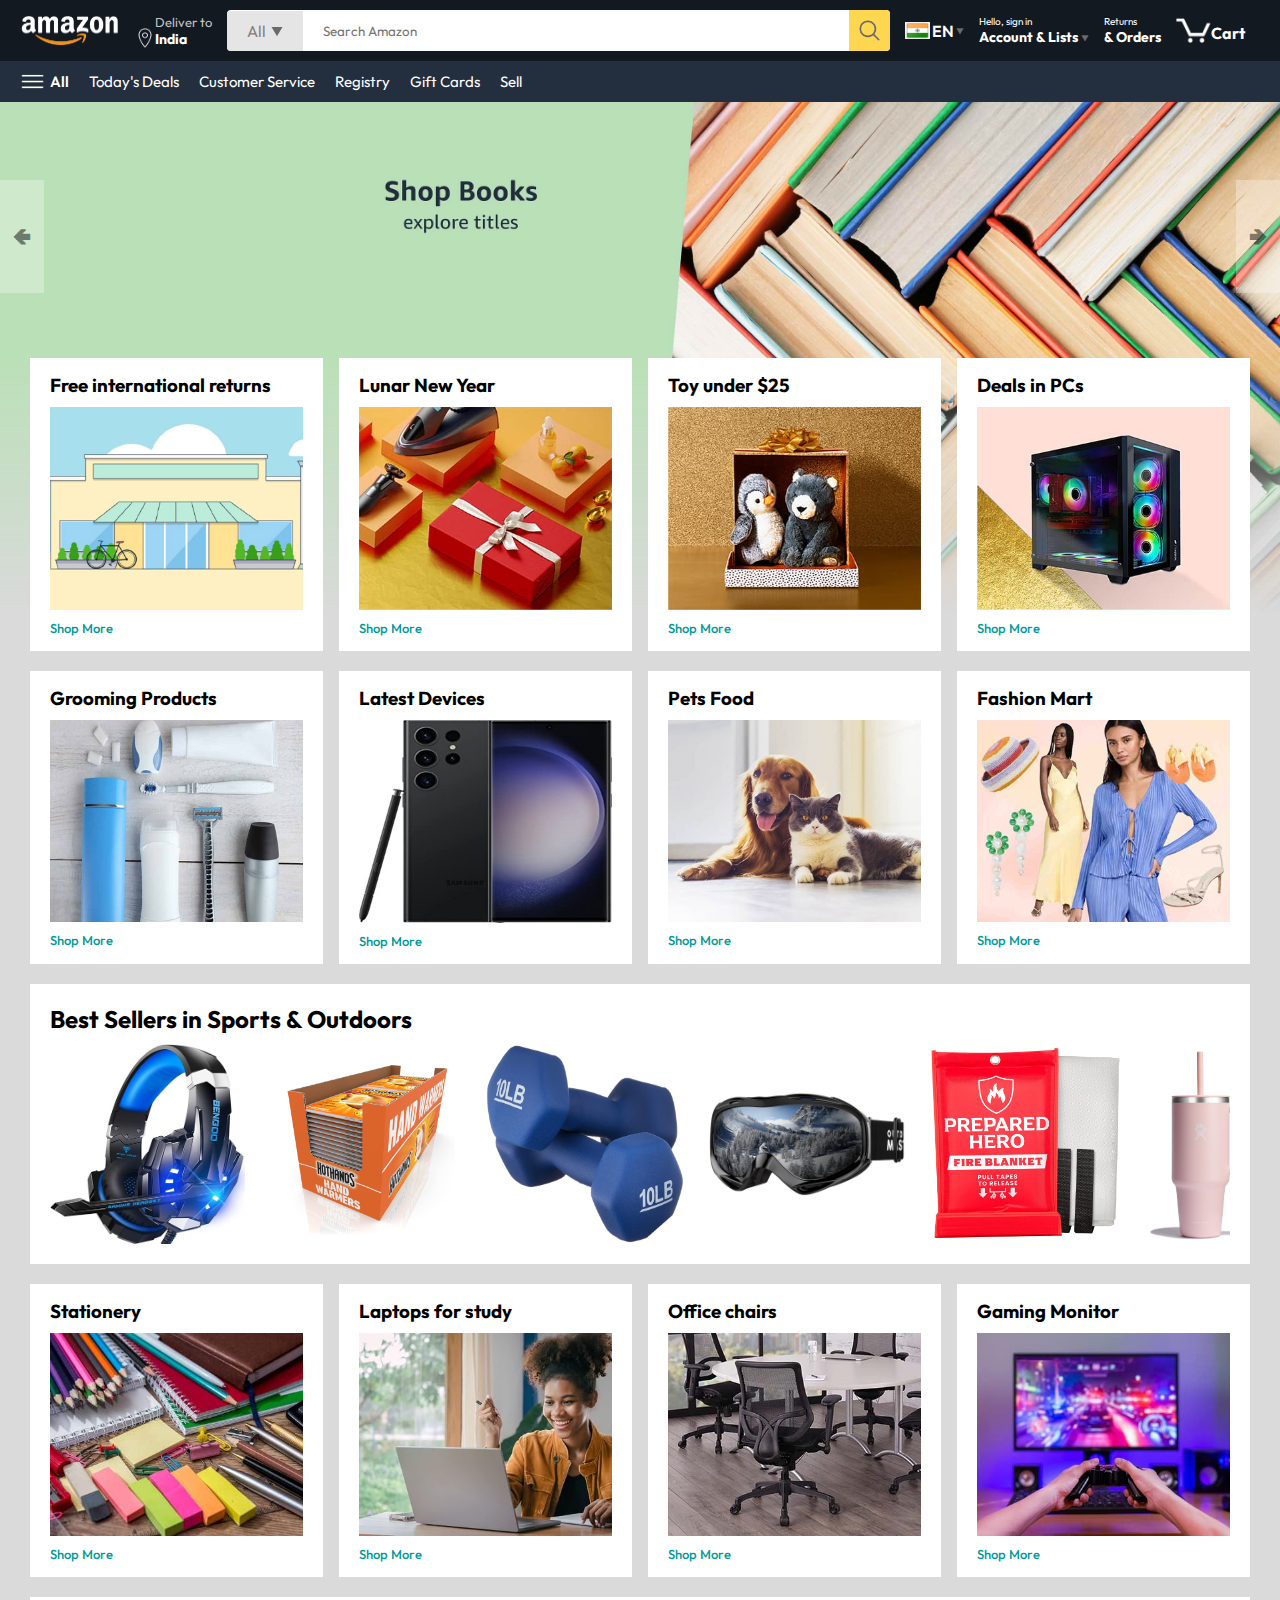
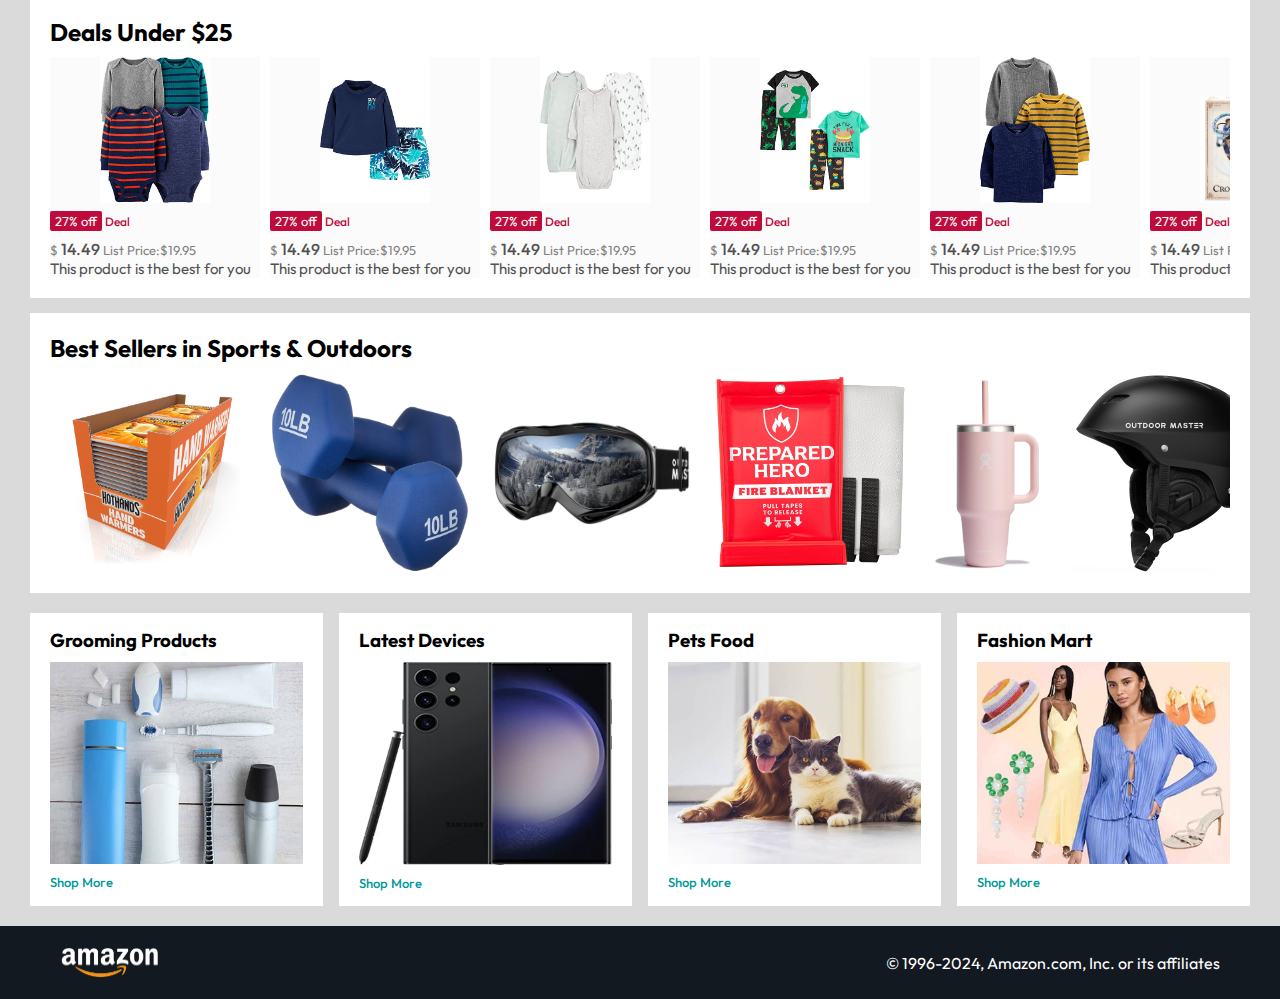
<file: index.html>
<html lang="en">

<head>
    <meta charset="UTF-8">
    <meta name="viewport" content="width=device-width, initial-scale=1.0">
    <title>Amazon Clone</title>
    <link rel="stylesheet" href="style.css">
</head>

<body>
    
    <nav>
        <a href="/"><img src="assets/amazon_logo.png" width="100" alt=""></a>
        <div class="nav-country">
            <img src="assets/location_icon.png" height="20" alt="">
            <div>
                <p>Deliver to</p>
                <h1>India</h1>
            </div>
        </div>
        <div class="nav-search">
            <div class="nav-search-category">
                <p>All</p>
                <img src="./assets/dropdown_icon.png" height="12" alt="">
            </div>
            <input type="text" class="nav-search-input" placeholder="Search Amazon">
            <img src="./assets/search_icon.png" class="nav-search-icon" alt="">
        </div>
        <div class="nav-language">
            <img src="./assets/ind_flag.png" width="25px" alt="">
            <p>EN</p>
            <img src="./assets/dropdown_icon.png" width="8px" alt="">
        </div>
        <div class="nav-texts">
            <p><a href="login.html">Hello, sign in</a></p>
            <h1>Account & Lists <img src="./assets/dropdown_icon.png" width="8px" alt=""> </h1>
        </div>
        <div class="nav-texts">
            <p>Returns</p>
            <h1>& Orders</h1>
        </div>
        <a href="login.html" class="mobile-user-icon" style="display: none;">
            <img src="./assets/user.png">
        </a>
        
        <a href="cart.html" class="nav-cart">
          
            <img src="assets/cart-icon.png" width="35px" alt="">
            <h4>Cart</h4>
        </a>
    </nav>
    <div class="nav-bottom">
        <div>
            <img src="./assets/menu_icon.png" width="25px" alt="">
            <p>All</p>
        </div>
        <p>Today's Deals</p>
        <p>Customer Service</p>
        <p>Registry</p>
        <p>Gift Cards</p>
        <p>Sell</p>
    </div>

    <div class="header-slider" id="slider">
        <a href="#" class="control_prev">&#129144</a>
        <a href="#" class="control_next">&#129146</a>
        <ul>
            <img class="header-img" src="./assets/header1.jpg" alt="">
            <img class="header-img" src="./assets/header2.jpg" alt="">
            <img class="header-img" src="./assets/header3.jpg" alt="">
            <img class="header-img" src="./assets/header4.jpg" alt="">
            <img class="header-img" src="./assets/header5.jpg" alt="">
            <img class="header-img" src="./assets/header6.jpg" alt="">
        </ul>
    </div>

    <div class="header-box box-row">
        <div class="box-col">
            <h3>Free international returns</h3>
            <img src="./assets/box1-1.jpg" alt="">
            <a href="/">Shop More</a>
        </div>
        <div class="box-col">
            <h3>Lunar New Year</h3>
            <img src="./assets/box1-2.jpg" alt="">
            <a href="/">Shop More</a>
        </div>
        <div class="box-col">
            <h3>Toy under $25</h3>
            <img src="./assets/box1-3.jpg" alt="">
            <a href="/">Shop More</a>
        </div>
        <div class="box-col">
            <h3>Deals in PCs</h3>
            <img src="./assets/box1-4.jpg" alt="">
            <a href="/">Shop More</a>
        </div>
    </div>

    <div class="box-row">
        <div class="box-col">
            <h3>Grooming Products</h3>
            <img src="./assets/box2-1.jpg" alt="">
            <a href="/">Shop More</a>
        </div>
        <div class="box-col">
            <h3>Latest Devices</h3>
            <img src="./assets/box2-2.jpg" alt="">
            <a href="/">Shop More</a>
        </div>
        <div class="box-col">
            <h3>Pets Food</h3>
            <img src="./assets/box2-3.jpg" alt="">
            <a href="/">Shop More</a>
        </div>
        <div class="box-col">
            <h3>Fashion Mart</h3>
            <img src="./assets/box2-4.jpg" alt="">
            <a href="/">Shop More</a>
        </div>
    </div>




    <div class="products-slider">
        <h2>Best Sellers in Sports & Outdoors</h2>
        <div class="products">
            <a href="product.html"><img src="assets/product_img.jpg" alt=""></a>
            <img src="./assets/product1-1.jpg" alt="">
            <img src="./assets/product1-2.jpg" alt="">
            <img src="./assets/product1-3.jpg" alt="">
            <img src="./assets/product1-4.jpg" alt="">
            <img src="./assets/product1-5.jpg" alt="">
            <img src="./assets/product1-6.jpg" alt="">
            <img src="./assets/product1-7.jpg" alt="">
            <img src="./assets/product1-8.jpg" alt="">
            <img src="./assets/product1-9.jpg" alt="">
            <img src="./assets/product1-10.jpg" alt="">
        </div>
    </div>



    <div class="box-row">
        <div class="box-col">
            <h3>Stationery</h3>
            <img src="./assets/box3-1.jpg" alt="">
            <a href="/">Shop More</a>
        </div>
        <div class="box-col">
            <h3>Laptops for study</h3>
            <img src="./assets/box3-2.jpg" alt="">
            <a href="/">Shop More</a>
        </div>
        <div class="box-col">
            <h3>Office chairs</h3>
            <img src="./assets/box3-3.jpg" alt="">
            <a href="/">Shop More</a>
        </div>
        <div class="box-col">
            <h3>Gaming Monitor</h3>
            <img src="./assets/box3-4.jpg" alt="">
            <a href="/">Shop More</a>
        </div>
    </div>



    <div class="products-slider-with-price">
        <h2>Deals Under $25</h2>
        <div class="products">
            <div class="product-card">
                <div class="product-img-container">
                    <img src="./assets/product2-1.jpg" alt="">
                </div>
                <div class="product-offer">
                    <p>27% off</p> <span>Deal</span>
                </div>
                <p class="product-price">$ <span>14.49</span> List Price:$19.95</p>
                <h4>This product is the best for you</h4>
            </div>
            <div class="product-card">
                <div class="product-img-container">
                    <img src="./assets/product2-2.jpg" alt="">
                </div>
                <div class="product-offer">
                    <p>27% off</p> <span>Deal</span>
                </div>
                <p class="product-price">$ <span>14.49</span> List Price:$19.95</p>
                <h4>This product is the best for you</h4>
            </div>
            <div class="product-card">
                <div class="product-img-container">
                    <img src="./assets/product2-3.jpg" alt="">
                </div>
                <div class="product-offer">
                    <p>27% off</p> <span>Deal</span>
                </div>
                <p class="product-price">$ <span>14.49</span> List Price:$19.95</p>
                <h4>This product is the best for you</h4>
            </div>
            <div class="product-card">
                <div class="product-img-container">
                    <img src="./assets/product2-4.jpg" alt="">
                </div>
                <div class="product-offer">
                    <p>27% off</p> <span>Deal</span>
                </div>
                <p class="product-price">$ <span>14.49</span> List Price:$19.95</p>
                <h4>This product is the best for you</h4>
            </div>
            <div class="product-card">
                <div class="product-img-container">
                    <img src="./assets/product2-5.jpg" alt="">
                </div>
                <div class="product-offer">
                    <p>27% off</p> <span>Deal</span>
                </div>
                <p class="product-price">$ <span>14.49</span> List Price:$19.95</p>
                <h4>This product is the best for you</h4>
            </div>
            <div class="product-card">
                <div class="product-img-container">
                    <img src="./assets/product2-6.jpg" alt="">
                </div>
                <div class="product-offer">
                    <p>27% off</p> <span>Deal</span>
                </div>
                <p class="product-price">$ <span>14.49</span> List Price:$19.95</p>
                <h4>This product is the best for you</h4>
            </div>
            <div class="product-card">
                <div class="product-img-container">
                    <img src="./assets/product2-7.jpg" alt="">
                </div>
                <div class="product-offer">
                    <p>27% off</p> <span>Deal</span>
                </div>
                <p class="product-price">$ <span>14.49</span> List Price:$19.95</p>
                <h4>This product is the best for you</h4>
            </div>
            <div class="product-card">
                <div class="product-img-container">
                    <img src="./assets/product2-8.jpg" alt="">
                </div>
                <div class="product-offer">
                    <p>27% off</p> <span>Deal</span>
                </div>
                <p class="product-price">$ <span>14.49</span> List Price:$19.95</p>
                <h4>This product is the best for you</h4>
            </div>
            <div class="product-card">
                <div class="product-img-container">
                    <img src="./assets/product2-9.jpg" alt="">
                </div>
                <div class="product-offer">
                    <p>27% off</p> <span>Deal</span>
                </div>
                <p class="product-price">$ <span>14.49</span> List Price:$19.95</p>
                <h4>This product is the best for you</h4>
            </div>
            <div class="product-card">
                <div class="product-img-container">
                    <img src="./assets/product2-10.jpg" alt="">
                </div>
                <div class="product-offer">
                    <p>27% off</p> <span>Deal</span>
                </div>
                <p class="product-price">$ <span>14.49</span> List Price:$19.95</p>
                <h4>This product is the best for you</h4>
            </div>
            <div class="product-card">
                <div class="product-img-container">
                    <img src="./assets/product2-11.jpg" alt="">
                </div>
                <div class="product-offer">
                    <p>27% off</p> <span>Deal</span>
                </div>
                <p class="product-price">$ <span>14.49</span> List Price:$19.95</p>
                <h4>This product is the best for you</h4>
            </div>
        </div>
    </div>



    <div class="products-slider">
        <h2>Best Sellers in Sports & Outdoors</h2>
        <div class="products">
            <img src="./assets/product1-1.jpg" alt="">
            <img src="./assets/product1-2.jpg" alt="">
            <img src="./assets/product1-3.jpg" alt="">
            <img src="./assets/product1-4.jpg" alt="">
            <img src="./assets/product1-5.jpg" alt="">
            <img src="./assets/product1-6.jpg" alt="">
            <img src="./assets/product1-7.jpg" alt="">
            <img src="./assets/product1-8.jpg" alt="">
            <img src="./assets/product1-9.jpg" alt="">
            <img src="./assets/product1-10.jpg" alt="">
        </div>
    </div>



    <div class="box-row">
        <div class="box-col">
            <h3>Grooming Products</h3>
            <img src="./assets/box2-1.jpg" alt="">
            <a href="/">Shop More</a>
        </div>
        <div class="box-col">
            <h3>Latest Devices</h3>
            <img src="./assets/box2-2.jpg" alt="">
            <a href="/">Shop More</a>
        </div>
        <div class="box-col">
            <h3>Pets Food</h3>
            <img src="./assets/box2-3.jpg" alt="">
            <a href="/">Shop More</a>
        </div>
        <div class="box-col">
            <h3>Fashion Mart</h3>
            <img src="./assets/box2-4.jpg" alt="">
            <a href="/">Shop More</a>
        </div>
    </div>



    <footer>
        <img src="./assets/amazon_logo.png" width="100" alt="">
        <p>© 1996-2024, Amazon.com, Inc. or its affiliates</p>
    </footer>
    <script src="script.js"></script>
</body>

</html>
</file>
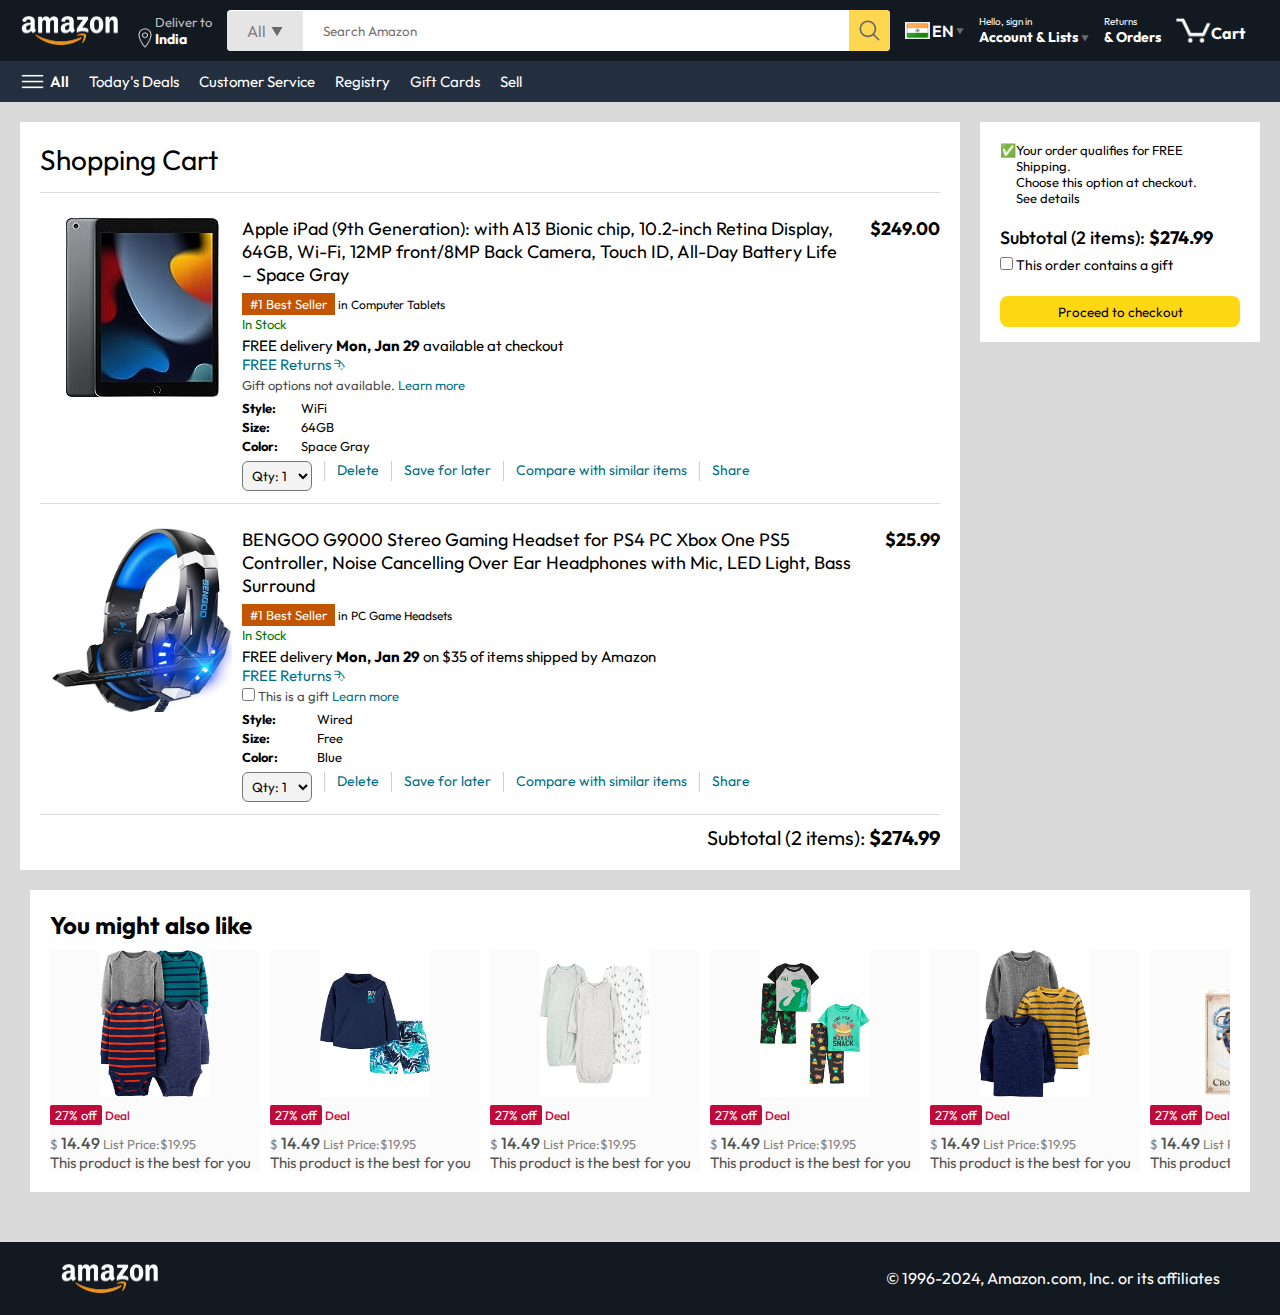
<file: cart.html>
<html lang="en">

<head>
    <meta charset="UTF-8">
    <meta name="viewport" content="width=device-width, initial-scale=1.0">
    <title>Cart</title>
    <link rel="stylesheet" href="cart.css">
    <link rel="stylesheet" href="style.css">
</head>

<body>
    <nav>
        <a href="index.html"><img src="assets/amazon_logo.png" width="100" alt=""></a>
        <div class="nav-country">
            <img src="assets/location_icon.png" height="20" alt="">
            <div>
                <p>Deliver to</p>
                <h1>India</h1>
            </div>
        </div>
        <div class="nav-search">
            <div class="nav-search-category">
                <p>All</p>
                <img src="assets/dropdown_icon.png" height="12" alt="">
            </div>
            <input type="text" class="nav-search-input" placeholder="Search Amazon">
            <img src="assets/search_icon.png" class="nav-search-icon" alt="">
        </div>
        <div class="nav-language">
            <img src="assets/ind_flag.png" width="25px" alt="">
            <p>EN</p>
            <img src="assets/dropdown_icon.png" width="8px" alt="">
        </div>
        <div class="nav-texts">
            <p><a href="login.html">Hello, sign in</a></p>
            <h1>Account & Lists <img src="assets/dropdown_icon.png" width="8px" alt=""> </h1>
        </div>
        <div class="nav-texts">
            <p>Returns</p>
            <h1>& Orders</h1>
        </div>
        <a href="login.html" class="mobile-user-icon" style="display: none;">
            <img src="assets/user.png">
        </a>
        <a href="cart.html" class="nav-cart">
            <img src="assets/cart-icon.png" width="35px" alt="">
            <h4>Cart</h4>
        </a>
    </nav>
    <div class="nav-bottom">
        <div>
            <img src="assets/menu_icon.png" width="25px" alt="">
            <p>All</p>
        </div>
        <p>Today's Deals</p>
        <p>Customer Service</p>
        <p>Registry</p>
        <p>Gift Cards</p>
        <a href="product.html">Sell</a>
    </div>

    <div class="cart">
        <div class="cart-left">
            <h1>Shopping Cart</h1>
            <hr>
            <div class="product-cart-list">
                <img src="assets/ipad_img.jpg" alt="">
                <div>
                    <div class="product-cart-titleprice">
                        <p>Apple iPad (9th Generation): with A13 Bionic chip, 10.2-inch Retina Display, 64GB, Wi-Fi,
                            12MP front/8MP Back Camera, Touch ID, All-Day Battery Life – Space Gray</p>
                        <p><b>$249.00</b></p>
                    </div>
                    <p class="product-cart-bestseller"><span>#1 Best Seller</span> in Computer Tablets</p>
                    <p class="product-cart-stock">In Stock</p>
                    <p class="product-cart-delivery">FREE delivery <b>Mon, Jan 29</b> available at checkout</p>
                    <p class="product-cart-returns">FREE Returns &#11191</p>
                    <p class="product-cart-giftoption">Gift options not available. <span>Learn more</span></p>
                    <div class="product-cart-specs">
                        <p><b>Style:</b></p>
                        <p>WiFi</p>
                        <p><b>Size:</b></p>
                        <p>64GB</p>
                        <p><b>Color:</b></p>
                        <p>Space Gray</p>
                    </div>
                    <div class="product-cart-list-action">
                        <select>
                            <option value="Qty: 1">Qty: 1</option>
                            <option value="Qty: 2">Qty: 2</option>
                            <option value="Qty: 3">Qty: 3</option>
                            <option value="Qty: 4">Qty: 4</option>
                            <option value="Qty: 5">Qty: 5</option>
                        </select>
                        <hr>
                        <p class="action-btn">Delete</p>
                        <hr>
                        <p class="action-btn">Save for later</p>
                        <hr>
                        <p class="action-btn">Compare with similar items</p>
                        <hr>
                        <p class="action-btn">Share</p>
                    </div>
                </div>
            </div>
            <hr>
            <div class="product-cart-list">
                <img src="assets/product_img.jpg" width="180px" alt="">
                <div>
                    <div class="product-cart-titleprice">
                        <p>BENGOO G9000 Stereo Gaming Headset for PS4 PC Xbox One PS5 Controller, Noise Cancelling Over
                            Ear Headphones with Mic, LED Light, Bass Surround</p>
                        <p><b>$25.99</b></p>
                    </div>
                    <p class="product-cart-bestseller"><span>#1 Best Seller</span> in PC Game Headsets</p>
                    <p class="product-cart-stock">In Stock</p>
                    <p class="product-cart-delivery">FREE delivery <b>Mon, Jan 29</b> on $35 of items shipped by Amazon
                    </p>
                    <p class="product-cart-returns">FREE Returns &#11191</p>
                    <p class="product-cart-giftoption"><input type="checkbox"> This is a gift <span>Learn more</span>
                    </p>
                    <div class="product-cart-specs">
                        <p><b>Style:</b></p>
                        <p>Wired</p>
                        <p><b>Size:</b></p>
                        <p>Free</p>
                        <p><b>Color:</b></p>
                        <p>Blue</p>
                    </div>
                    <div class="product-cart-list-action">
                        <select>
                            <option value="Qty: 1">Qty: 1</option>
                            <option value="Qty: 2">Qty: 2</option>
                            <option value="Qty: 3">Qty: 3</option>
                            <option value="Qty: 4">Qty: 4</option>
                            <option value="Qty: 5">Qty: 5</option>
                        </select>
                        <hr>
                        <p class="action-btn">Delete</p>
                        <hr>
                        <p class="action-btn">Save for later</p>
                        <hr>
                        <p class="action-btn">Compare with similar items</p>
                        <hr>
                        <p class="action-btn">Share</p>
                    </div>
                </div>
            </div>
            <hr>
            <div class="cart-list-subtotal">
                Subtotal (2 items): <b>$274.99</b>
            </div>
        </div>
        <div class="cart-right">
            <div class="cart-free-delivery">
                <p>&#x2705</p>
                <p>Your order qualifies for FREE Shipping. <br> Choose this option at checkout. <br> See details</p>
            </div>
            <p class="cart-subtotal">Subtotal (2 items): <b>$274.99</b></p>
            <p class="cart-right-gift"><input type="checkbox"> This order contains a gift</p>
            <a href="payment2.html"><button> Proceed to checkout</button></a>
        </div>
    </div>

    <section class="products-slider-with-price">
        <h2>You might also like</h2>
        <div class="products">
            <div class="product-card">
                <div class="product-img-container">
                    <img src="./assets/product2-1.jpg" alt="">
                </div>
                <div class="product-offer">
                    <p>27% off</p> <span>Deal</span>
                </div>
                <p class="product-price">$ <span>14.49</span> List Price:$19.95</p>
                <h4>This product is the best for you</h4>
            </div>
            <div class="product-card">
                <div class="product-img-container">
                    <img src="./assets/product2-2.jpg" alt="">
                </div>
                <div class="product-offer">
                    <p>27% off</p> <span>Deal</span>
                </div>
                <p class="product-price">$ <span>14.49</span> List Price:$19.95</p>
                <h4>This product is the best for you</h4>
            </div>
            <div class="product-card">
                <div class="product-img-container">
                    <img src="./assets/product2-3.jpg" alt="">
                </div>
                <div class="product-offer">
                    <p>27% off</p> <span>Deal</span>
                </div>
                <p class="product-price">$ <span>14.49</span> List Price:$19.95</p>
                <h4>This product is the best for you</h4>
            </div>
            <div class="product-card">
                <div class="product-img-container">
                    <img src="./assets/product2-4.jpg" alt="">
                </div>
                <div class="product-offer">
                    <p>27% off</p> <span>Deal</span>
                </div>
                <p class="product-price">$ <span>14.49</span> List Price:$19.95</p>
                <h4>This product is the best for you</h4>
            </div>
            <div class="product-card">
                <div class="product-img-container">
                    <img src="./assets/product2-5.jpg" alt="">
                </div>
                <div class="product-offer">
                    <p>27% off</p> <span>Deal</span>
                </div>
                <p class="product-price">$ <span>14.49</span> List Price:$19.95</p>
                <h4>This product is the best for you</h4>
            </div>
            <div class="product-card">
                <div class="product-img-container">
                    <img src="./assets/product2-6.jpg" alt="">
                </div>
                <div class="product-offer">
                    <p>27% off</p> <span>Deal</span>
                </div>
                <p class="product-price">$ <span>14.49</span> List Price:$19.95</p>
                <h4>This product is the best for you</h4>
            </div>
            <div class="product-card">
                <div class="product-img-container">
                    <img src="./assets/product2-7.jpg" alt="">
                </div>
                <div class="product-offer">
                    <p>27% off</p> <span>Deal</span>
                </div>
                <p class="product-price">$ <span>14.49</span> List Price:$19.95</p>
                <h4>This product is the best for you</h4>
            </div>
            <div class="product-card">
                <div class="product-img-container">
                    <img src="./assets/product2-8.jpg" alt="">
                </div>
                <div class="product-offer">
                    <p>27% off</p> <span>Deal</span>
                </div>
                <p class="product-price">$ <span>14.49</span> List Price:$19.95</p>
                <h4>This product is the best for you</h4>
            </div>
            <div class="product-card">
                <div class="product-img-container">
                    <img src="./assets/product2-9.jpg" alt="">
                </div>
                <div class="product-offer">
                    <p>27% off</p> <span>Deal</span>
                </div>
                <p class="product-price">$ <span>14.49</span> List Price:$19.95</p>
                <h4>This product is the best for you</h4>
            </div>
            <div class="product-card">
                <div class="product-img-container">
                    <img src="./assets/product2-10.jpg" alt="">
                </div>
                <div class="product-offer">
                    <p>27% off</p> <span>Deal</span>
                </div>
                <p class="product-price">$ <span>14.49</span> List Price:$19.95</p>
                <h4>This product is the best for you</h4>
            </div>
            <div class="product-card">
                <div class="product-img-container">
                    <img src="./assets/product2-11.jpg" alt="">
                </div>
                <div class="product-offer">
                    <p>27% off</p> <span>Deal</span>
                </div>
                <p class="product-price">$ <span>14.49</span> List Price:$19.95</p>
                <h4>This product is the best for you</h4>
            </div>
            <div class="product-card">
                <div class="product-img-container">
                    <img src="./assets/product2-12.jpg" alt="">
                </div>
                <div class="product-offer">
                    <p>27% off</p> <span>Deal</span>
                </div>
                <p class="product-price">$ <span>14.49</span> List Price:$19.95</p>
                <h4>This product is the best for you</h4>
            </div>
        </div>
    </section>

    <footer class="footer-cart">
        <img src="./assets/amazon_logo.png" width="100" alt="">
        <p>© 1996-2024, Amazon.com, Inc. or its affiliates</p>
    </footer>


<script>
    const scrollContainer = document.querySelectorAll(".products");
        for (const item of scrollContainer) {
            item.addEventListener("wheel", (evt) => {
            evt.preventDefault();
            item.scrollLeft += evt.deltaY;
        });
    }
</script>
</body>

</html>
</file>
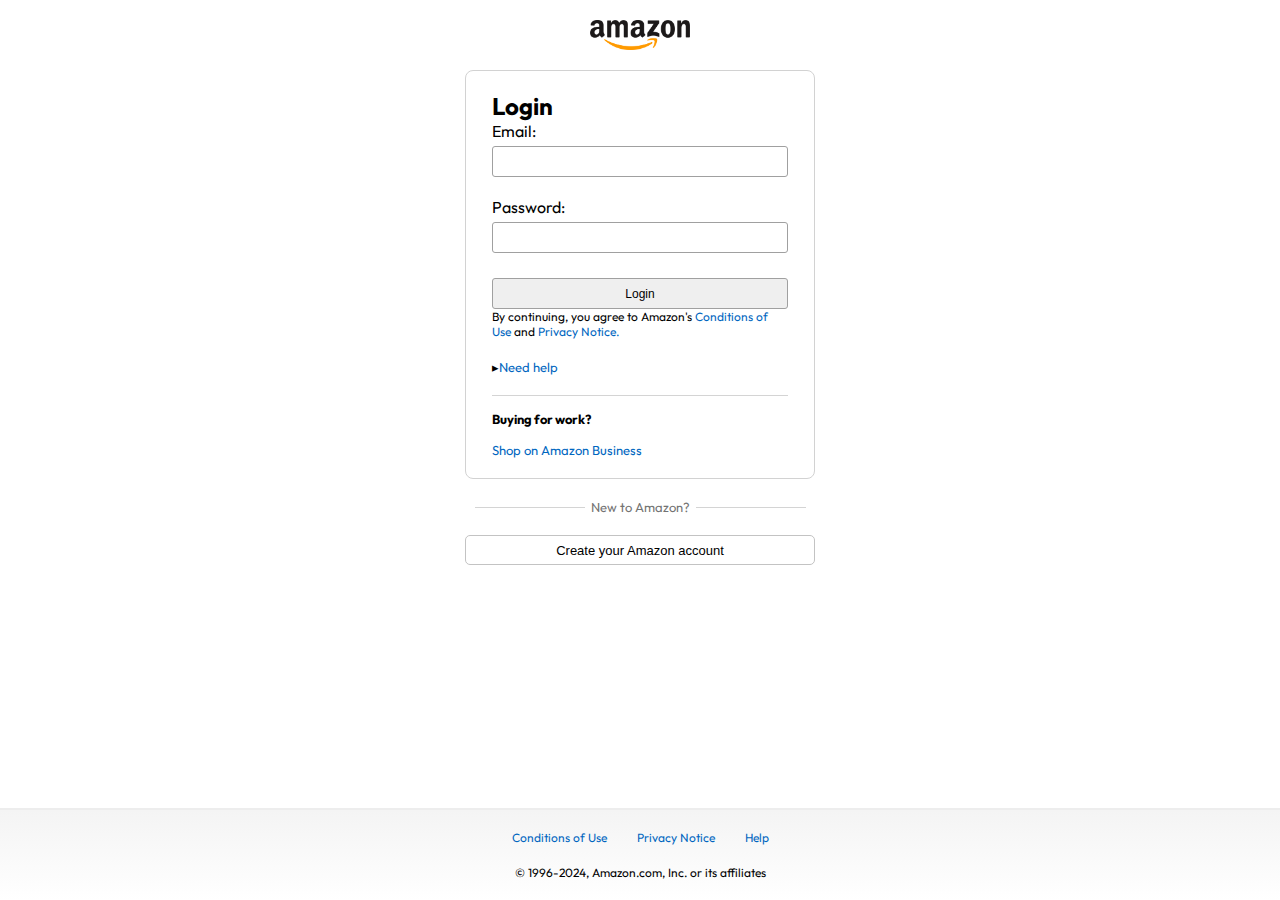
<file: login.html>
<html lang="en">
<head>
    <meta charset="UTF-8">
    <meta name="viewport" content="width=device-width, initial-scale=1.0">
    <title>Login</title>
    <link rel="stylesheet" href="./login.css">
</head>
<body>
    <a href="/"><img class="logo" src="./assets/amazon_logo_dark.png" width="100px" alt=""></a>
    <div class="login-container">
        
        <h2>Login</h2>
        <form action="login.php" method="post">
            <label for="email">Email:</label><br>
            <input type="email" id="email" name="email" required><br><br>
            <label for="password">Password:</label><br>
            <input type="password" id="password" name="password" required><br><br>
            <input type="submit" value="Login">
        </form>
        
        <p class="login-condition">By continuing, you agree to Amazon's <span>Conditions of Use</span> and <span>Privacy Notice.</span></p>
        <p class="login-help">&#9656<span>Need help</span></p>
        <hr>
        <h4>Buying for work?</h4>
        <p class="login-business"><span>Shop on Amazon Business</span></p>
    </div>
    <div class="login-section-text">
        <hr><p>New to Amazon?</p><hr>
    </div>
    <a href="signup.html"><button class="login-signup-btn">Create your Amazon account</button></a>
    <footer>
        <div class="footer-links">
            <a href="#"> Conditions of Use </a>
            <a href="#"> Privacy Notice </a>
            <a href="#"> Help </a>
        </div>
        <p class="footer-copyright">
            © 1996-2024, Amazon.com, Inc. or its affiliates
        </p>
    </footer>
</body>
</html>
</file>
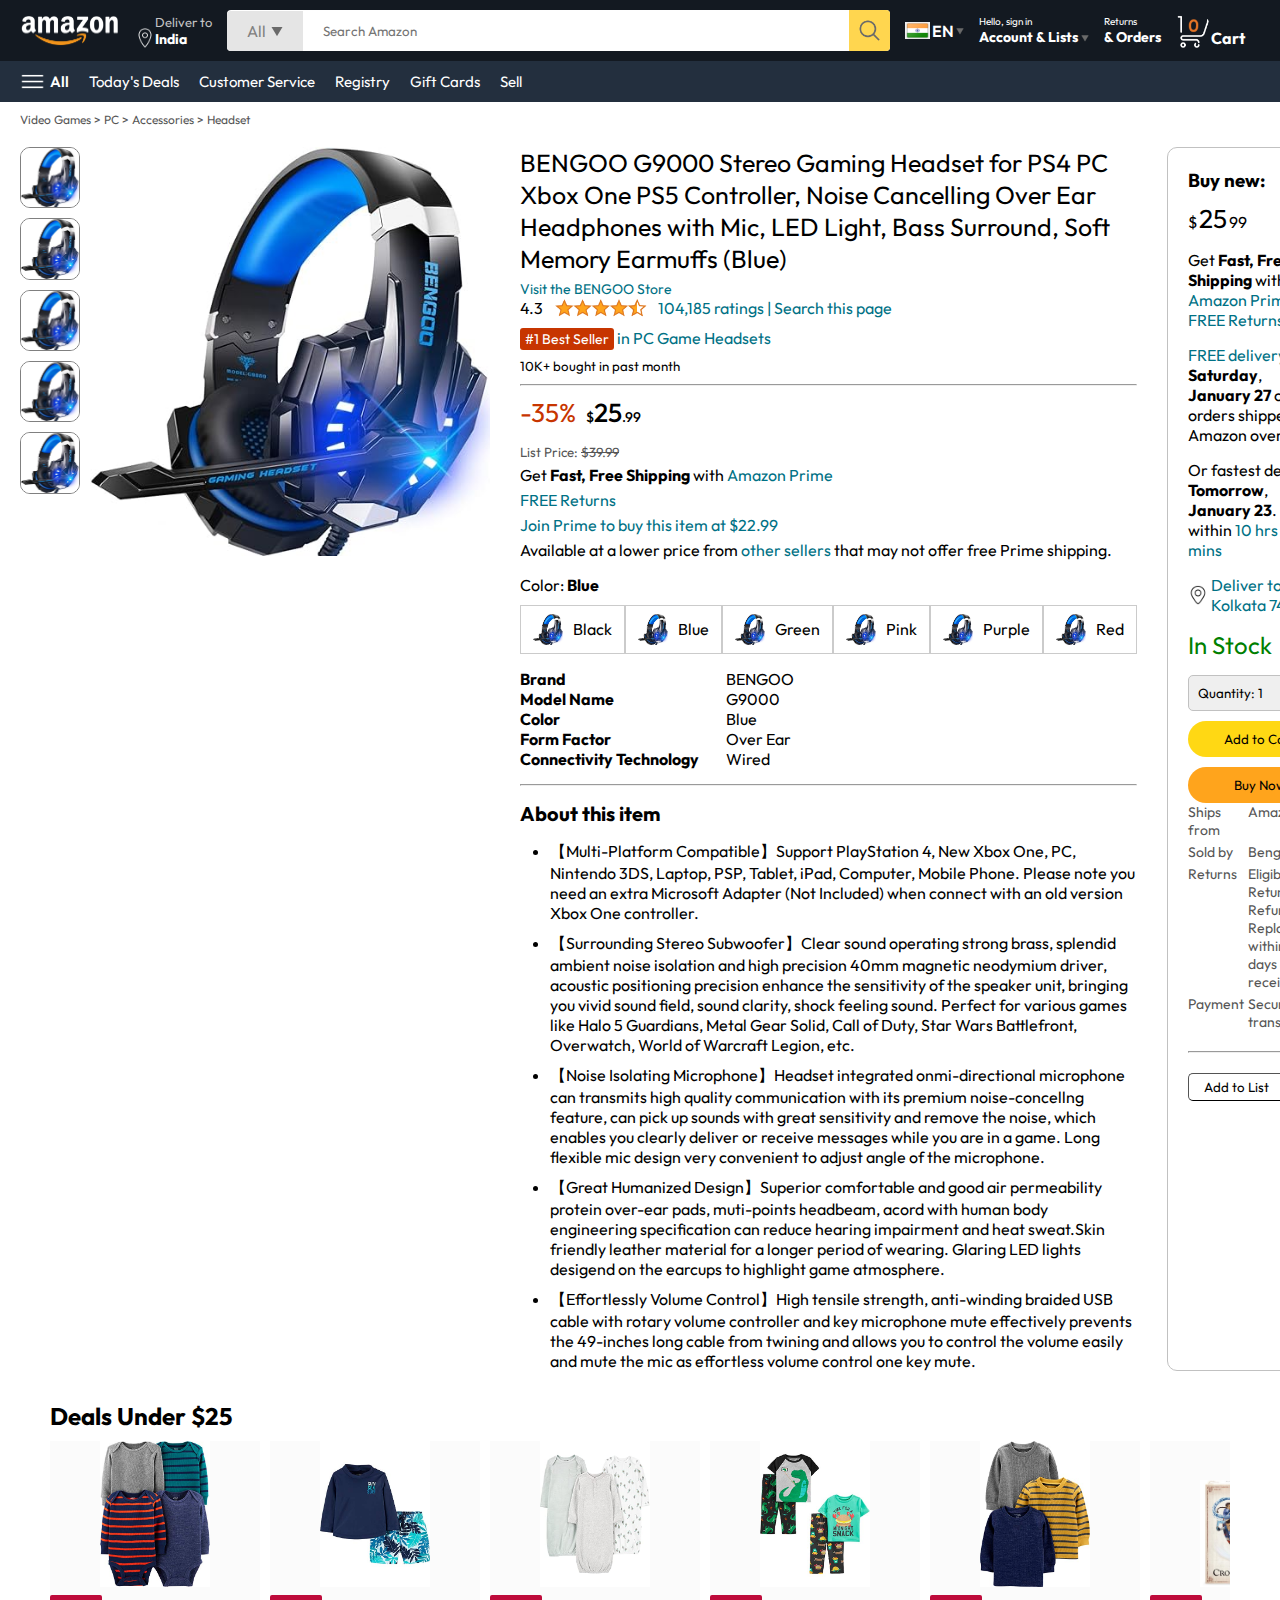
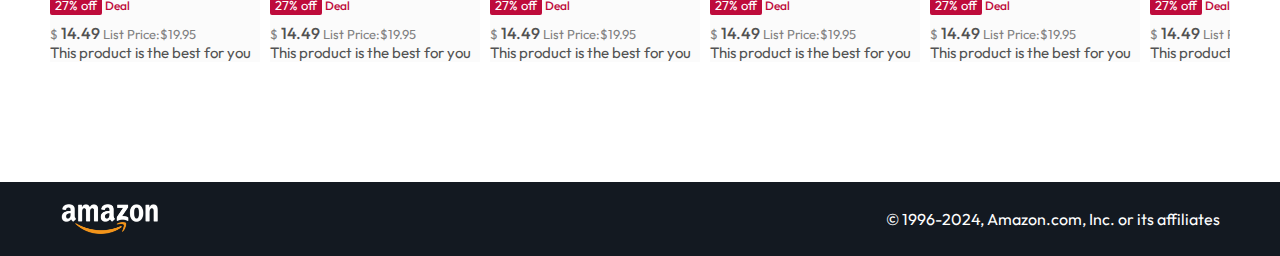
<file: product.html>
<html lang="en">

<head>
    <meta charset="UTF-8">
    <meta name="viewport" content="width=device-width, initial-scale=1.0">
    <title>Product Page</title>
    <link rel="stylesheet" href="style.css">
    <link rel="stylesheet" href="product.css">
</head>

<body>
    <nav>
        <a href="index.html"><img src="assets/amazon_logo.png" width="100" alt=""></a>
        <div class="nav-country">
            <img src="assets/location_icon.png" height="20" alt="">
            <div>
                <p>Deliver to</p>
                <h1>India</h1>
            </div>
        </div>
        <div class="nav-search">
            <div class="nav-search-category">
                <p>All</p>
                <img src="assets/dropdown_icon.png" height="12" alt="">
            </div>
            <input type="text" class="nav-search-input" placeholder="Search Amazon">
            <img src="assets/search_icon.png" class="nav-search-icon" alt="">
        </div>
        <div class="nav-language">
            <img src="assets/ind_flag.png" width="25px" alt="">
            <p>EN</p>
            <img src="assets/dropdown_icon.png" width="8px" alt="">
        </div>
        <div class="nav-texts">
            <p><a href="login.html">Hello, sign in</a></p>
            <h1>Account & Lists <img src="assets/dropdown_icon.png" width="8px" alt=""> </h1>
        </div>
        <div class="nav-texts">
            <p>Returns</p>
            <h1>& Orders</h1>
        </div>
        <a href="login.html" class="mobile-user-icon" style="display: none;">
            <img src="./assets/user.png">
        </a>
        <a href="cart.html" class="nav-cart">
            <img src="./assets/cart_icon.png" width="35px" alt="">
            <h4>Cart</h4>
        </a>
    </nav>
    <div class="nav-bottom">
        <div>
            <img src="assets/menu_icon.png" width="25px" alt="">
            <p>All</p>
        </div>
        <p>Today's Deals</p>
        <p>Customer Service</p>
        <p>Registry</p>
        <p>Gift Cards</p>
        <p>Sell</p>
    </div>

    <p class="breadcrum">
        Video Games > PC > Accessories > Headset
    </p>

    <div class="product-display">
        <div class="product-d-image">
            <div class="product-list-image">
                <img src="./assets/product_img.jpg" width="60" alt="">
                <img src="./assets/product_img.jpg" width="60" alt="">
                <img src="./assets/product_img.jpg" width="60" alt="">
                <img src="./assets/product_img.jpg" width="60" alt="">
                <img src="./assets/product_img.jpg" width="60" alt="">
            </div>
            <div class="product-main-image">
                <img src="./assets/product_img.jpg" width="400" alt="">
            </div>
        </div>
        <div class="product-d-details">
            <p class="product-title">
                BENGOO G9000 Stereo Gaming Headset for PS4 PC Xbox One PS5 Controller, Noise Cancelling Over Ear
                Headphones with Mic, LED Light, Bass Surround, Soft Memory Earmuffs (Blue)
            </p>
            <p class="product-store">
                Visit the BENGOO Store
            </p>
            <div class="product-rating">
                <div>
                    <div>4.3 <img src="./assets/rating_img.png" height="20px" alt=""></div>
                    <p>104,185 ratings | Search this page</p>
                </div>
                <p><span>#1 Best Seller</span> in PC Game Headsets</p>
                <h5>10K+ bought in past month</h5>
                <hr>
            </div>
            <div class="product-prices">
                <div>
                    <p>-35%</p>
                    <h1>$<span>25</span>.99</h1>
                </div>
                <h5>List Price: <span>$39.99</span></h5>
                <p>Get <b>Fast, Free Shipping</b> with <span>Amazon Prime</span></p>
                <p><span>FREE Returns</span></p>
                <p><span>Join Prime to buy this item at $22.99</span></p>
                <p>Available at a lower price from <span>other sellers</span> that may not offer free Prime shipping.
                </p>
            </div>
            <div class="product-color-selection">
                <p>Color: <b>Blue</b></p>
                <div class="product-color-options">
                    <div class="option">
                        <img src="./assets/product_img.jpg" width="30px" alt="">
                        <p>Black</p>
                    </div>
                    <div class="option">
                        <img src="./assets/product_img.jpg" width="30px" alt="">
                        <p>Blue</p>
                    </div>
                    <div class="option">
                        <img src="./assets/product_img.jpg" width="30px" alt="">
                        <p>Green</p>
                    </div>
                    <div class="option">
                        <img src="./assets/product_img.jpg" width="30px" alt="">
                        <p>Pink</p>
                    </div>
                    <div class="option">
                        <img src="./assets/product_img.jpg" width="30px" alt="">
                        <p>Purple</p>
                    </div>
                    <div class="option">
                        <img src="./assets/product_img.jpg" width="30px" alt="">
                        <p>Red</p>
                    </div>
                </div>
            </div>
            <div class="product-info">
                <p><b>Brand</b></p>
                <p>BENGOO</p>
                <p><b>Model Name</b></p>
                <p>G9000</p>
                <p><b>Color</b></p>
                <p>Blue</p>
                <p><b>Form Factor</b></p>
                <p>Over Ear</p>
                <p><b>Connectivity Technology</b></p>
                <p>Wired</p>
            </div>
            <hr>
            <div class="product-description">
                <h1>About this item</h1>
                <ul>
                    <li>【Multi-Platform Compatible】Support PlayStation 4, New Xbox One, PC, Nintendo 3DS, Laptop, PSP, Tablet, iPad, Computer, Mobile Phone. Please note you need an extra Microsoft Adapter (Not Included) when connect with an old version Xbox One controller.</li>
                    <li>【Surrounding Stereo Subwoofer】Clear sound operating strong brass, splendid ambient noise isolation and high precision 40mm magnetic neodymium driver, acoustic positioning precision enhance the sensitivity of the speaker unit, bringing you vivid sound field, sound clarity, shock feeling sound. Perfect for various games like Halo 5 Guardians, Metal Gear Solid, Call of Duty, Star Wars Battlefront, Overwatch, World of Warcraft Legion, etc.</li>
                    <li>【Noise Isolating Microphone】Headset integrated onmi-directional microphone can transmits high quality communication with its premium noise-concellng feature, can pick up sounds with great sensitivity and remove the noise, which enables you clearly deliver or receive messages while you are in a game. Long flexible mic design very convenient to adjust angle of the microphone.</li>
                    <li>【Great Humanized Design】Superior comfortable and good air permeability protein over-ear pads, muti-points headbeam, acord with human body engineering specification can reduce hearing impairment and heat sweat.Skin friendly leather material for a longer period of wearing. Glaring LED lights desigend on the earcups to highlight game atmosphere.</li>
                    <li>【Effortlessly Volume Control】High tensile strength, anti-winding braided USB cable with rotary volume controller and key microphone mute effectively prevents the 49-inches long cable from twining and allows you to control the volume easily and mute the mic as effortless volume control one key mute.</li>
                </ul>
            </div>
        </div>
        <div class="product-d-purchase">
            <div class="title">
                <h3>Buy new:</h3><img src="assets/circle_icon.png" width="20" alt="">
            </div>
            <h1 class="price">$<span>25</span>99</h1>
            <div class="gap">
                <p>Get <b>Fast, Free Shipping</b> with <span>Amazon Prime</span></p>
                <p><span>FREE Returns</span></p>
            </div>
            <div class="gap">
                <p><span>FREE delivery</span> <b>Saturday</b>,</p>
                <p><b>January 27</b> on orders shipped by Amazon over $35</p>
            </div>
            <div class="gap">
                <p>Or fastest delivery <b>Tomorrow</b>, <b>January 23</b>. Order within <span>10 hrs 56 mins</span></p>
            </div>
            <div class="pincode-section">
                <img src="assets/location_icon_dark.png" width="20" alt="">
                <p><span>Deliver to Kolkata 743124</span></p>
            </div>
            <h2 class="product-stock">In Stock</h2>
            <select class="product-quantity">
                <option value="1">Quantity: 1</option>
                <option value="2">Quantity: 2</option>
                <option value="3">Quantity: 3</option>
            </select>
            <button class="btn">
                Add to Cart
            </button>
            <button class="btn product-buy">
                Buy Now
            </button>
            <div class="product-seller-info">
                <p>Ships from</p>
                <p class="product-info-value">Amazon</p>
                <p>Sold by</p>
                <p class="product-info-value">Bengoo Inc.</p>
                <p>Returns</p>
                <p class="product-info-value">Eligible for Return, Refund or Replacement within 30 days of receipt</p>
                <p>Payment</p>
                <p class="product-info-value">Secure transaction</p>
            </div>
            <hr>
            <button class="product-addtolist">Add to List</button>
        </div>
    </div>


    <div class="products-slider-with-price">
        <h2>Deals Under $25</h2>
        <div class="products">
            <div class="product-card">
                <div class="product-img-container">
                    <img src="assets/product2-1.jpg" alt="">
                </div>
                <div class="product-offer">
                    <p>27% off</p> <span>Deal</span>
                </div>
                <p class="product-price">$ <span>14.49</span> List Price:$19.95</p>
                <h4>This product is the best for you</h4>
            </div>
            <div class="product-card">
                <div class="product-img-container">
                    <img src="assets/product2-2.jpg" alt="">
                </div>
                <div class="product-offer">
                    <p>27% off</p> <span>Deal</span>
                </div>
                <p class="product-price">$ <span>14.49</span> List Price:$19.95</p>
                <h4>This product is the best for you</h4>
            </div>
            <div class="product-card">
                <div class="product-img-container">
                    <img src="assets/product2-3.jpg" alt="">
                </div>
                <div class="product-offer">
                    <p>27% off</p> <span>Deal</span>
                </div>
                <p class="product-price">$ <span>14.49</span> List Price:$19.95</p>
                <h4>This product is the best for you</h4>
            </div>
            <div class="product-card">
                <div class="product-img-container">
                    <img src="assets/product2-4.jpg" alt="">
                </div>
                <div class="product-offer">
                    <p>27% off</p> <span>Deal</span>
                </div>
                <p class="product-price">$ <span>14.49</span> List Price:$19.95</p>
                <h4>This product is the best for you</h4>
            </div>
            <div class="product-card">
                <div class="product-img-container">
                    <img src="assets/product2-5.jpg" alt="">
                </div>
                <div class="product-offer">
                    <p>27% off</p> <span>Deal</span>
                </div>
                <p class="product-price">$ <span>14.49</span> List Price:$19.95</p>
                <h4>This product is the best for you</h4>
            </div>
            <div class="product-card">
                <div class="product-img-container">
                    <img src="assets/product2-6.jpg" alt="">
                </div>
                <div class="product-offer">
                    <p>27% off</p> <span>Deal</span>
                </div>
                <p class="product-price">$ <span>14.49</span> List Price:$19.95</p>
                <h4>This product is the best for you</h4>
            </div>
            <div class="product-card">
                <div class="product-img-container">
                    <img src="assets/product2-7.jpg" alt="">
                </div>
                <div class="product-offer">
                    <p>27% off</p> <span>Deal</span>
                </div>
                <p class="product-price">$ <span>14.49</span> List Price:$19.95</p>
                <h4>This product is the best for you</h4>
            </div>
            <div class="product-card">
                <div class="product-img-container">
                    <img src="assets/product2-8.jpg" alt="">
                </div>
                <div class="product-offer">
                    <p>27% off</p> <span>Deal</span>
                </div>
                <p class="product-price">$ <span>14.49</span> List Price:$19.95</p>
                <h4>This product is the best for you</h4>
            </div>
            <div class="product-card">
                <div class="product-img-container">
                    <img src="assets/product2-9.jpg" alt="">
                </div>
                <div class="product-offer">
                    <p>27% off</p> <span>Deal</span>
                </div>
                <p class="product-price">$ <span>14.49</span> List Price:$19.95</p>
                <h4>This product is the best for you</h4>
            </div>
            <div class="product-card">
                <div class="product-img-container">
                    <img src="assets/product2-10.jpg" alt="">
                </div>
                <div class="product-offer">
                    <p>27% off</p> <span>Deal</span>
                </div>
                <p class="product-price">$ <span>14.49</span> List Price:$19.95</p>
                <h4>This product is the best for you</h4>
            </div>
            <div class="product-card">
                <div class="product-img-container">
                    <img src="./assets/product2-11.jpg" alt="">
                </div>
                <div class="product-offer">
                    <p>27% off</p> <span>Deal</span>
                </div>
                <p class="product-price">$ <span>14.49</span> List Price:$19.95</p>
                <h4>This product is the best for you</h4>
            </div>
            <div class="product-card">
                <div class="product-img-container">
                    <img src="assets/product2-12.jpg" alt="">
                </div>
                <div class="product-offer">
                    <p>27% off</p> <span>Deal</span>
                </div>
                <p class="product-price">$ <span>14.49</span> List Price:$19.95</p>
                <h4>This product is the best for you</h4>
            </div>
        </div>
    </div>
    <footer class="product-footer">
        <img src="assets/amazon_logo.png" width="100" alt="">
        <p>© 1996-2024, Amazon.com, Inc. or its affiliates</p>
    </footer>

<script>
    const scrollContainer = document.querySelectorAll(".products");
    for (const item of scrollContainer) {
        item.addEventListener("wheel", (evt) => {
        evt.preventDefault();
        item.scrollLeft += evt.deltaY;
    });
    }
</script>
</body>
</html>
</file>
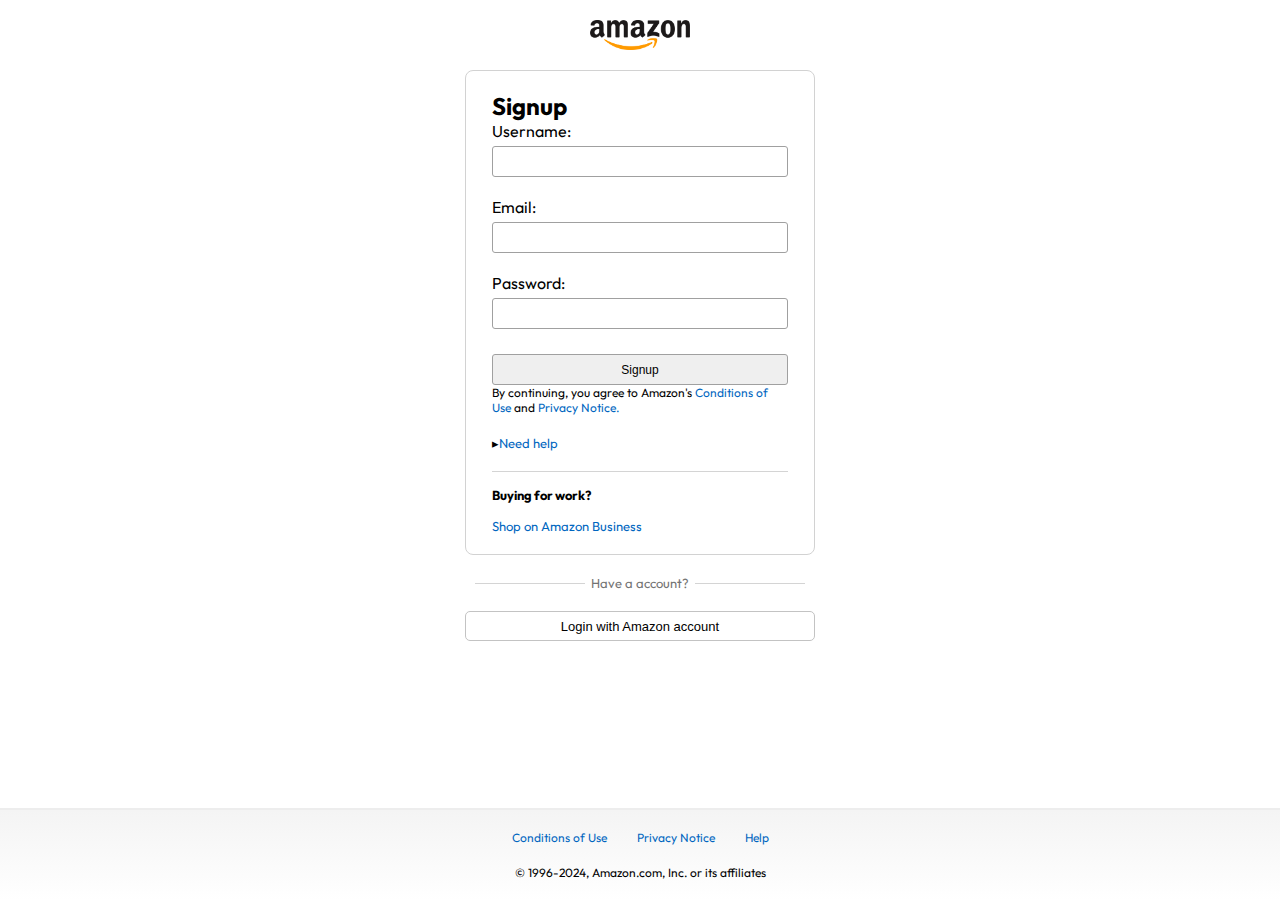
<file: signup.html>
<html lang="en">
<head>
    <meta charset="UTF-8">
    <meta name="viewport" content="width=device-width, initial-scale=1.0">
    <title>Login</title>
    <link rel="stylesheet" href="./login.css">
</head>
<body>
    <a href="/"><img class="logo" src="./assets/amazon_logo_dark.png" width="100px" alt=""></a>
    <div class="login-container">
         <h2>Signup</h2>
    <form action="signup.php" method="post">
        <label for="username">Username:</label><br>
        <input type="text" id="username" name="username" required><br><br>
        <label for="email">Email:</label><br>
        <input type="email" id="email" name="email" required><br><br>
        <label for="password">Password:</label><br>
        <input type="password" id="password" name="password" required><br><br>
        <input type="submit" value="Signup">
    </form>
        <p class="login-condition">By continuing, you agree to Amazon's <span>Conditions of Use</span> and <span>Privacy Notice.</span></p>
        <p class="login-help">&#9656<span>Need help</span></p>
        <hr>
        <h4>Buying for work?</h4>
        <p class="login-business"><span>Shop on Amazon Business</span></p>
    </div>
    <div class="login-section-text">
        <hr><p>Have a account?</p><hr>
    </div>
    <a href="./login.html"><button class="login-signup-btn">Login with Amazon account</button></a>
    <footer>
        <div class="footer-links">
            <a href="#"> Conditions of Use </a>
            <a href="#"> Privacy Notice </a>
            <a href="#"> Help </a>
        </div>
        <p class="footer-copyright">
            © 1996-2024, Amazon.com, Inc. or its affiliates
        </p>
    </footer>
</body>
</html>
</file>
<file: style.css>
@import url('https://fonts.googleapis.com/css2?family=Outfit&display=swap');

* {
    margin: 0;
    padding: 0;
    box-sizing: border-box;
    font-family: Outfit;
}

body {
    background: #dadada;
}

a {
    text-decoration: none;
    color: inherit;
}

nav {
    display: flex;
    align-items: center;
    justify-content: space-between;
    background-color: #131921;
    padding: 10px 20px;
    color: white;
}

.nav-country {
    display: flex;
    align-items: end;
    margin-left: 15px;
    font-size: 13px;
    color: #c4c4c4;
}

.nav-country h1 {
    font-size: 14px;
    color: white;
}

.nav-search {
    flex: 1;
    display: flex;
    align-items: center;
    background: white;
    color: grey;
    max-width: 1000px;
    border-radius: 4px;
    margin-left: 15px;
}

.nav-search-category {
    display: flex;
    align-items: center;
    padding: 10px 20px;
    gap: 5px;
    background-color: #e5e5e5;
    border-radius: 4px 0px 0px 4px;
}

.nav-search-input {
    border: none;
    outline: none;
    padding-left: 20px;
    width: 100%;
}

.nav-search-icon {
    max-width: 41px;
    padding: 8px;
    background: #ffd64f;
    border-radius: 0px 4px 4px 0px;
}

.nav-language {
    display: flex;
    align-items: center;
    gap: 2px;
    font-weight: 600;
    margin-left: 15px;
}

.nav-texts {
    margin-left: 15px;
}

.nav-texts p {
    font-size: 10px;
}

.nav-texts h1 {
    font-size: 14px;
}

.nav-cart {
    display: flex;
    align-items: end;
    margin: 1px 15px;
}

.nav-bottom{
    display: flex;
    align-items: center;
    gap: 20px;
    padding: 8px 20px;
    background: #232f3e;
    color: white;
    font-size: 15px;
}

.nav-bottom div{
    display: flex;
    align-items: center;
    gap: 5px;
    font-weight: 600;
}


.header-slider ul {
    display: flex;
    overflow-y: hidden;
}

.header-img {
    max-width: 100%;
    mask-image: linear-gradient(to bottom, #000000 50%, transparent 100%);
}

.header-slider a {
    position: absolute;
    top: 20%;
    z-index: 1;
    padding: 5vh 1vw;
    background: #ffffff4f;
    color: #0000007b;
    text-decoration: none;
    font-weight: 600;
    font-size: 18px;
    cursor: pointer;
}

.control_next {
    right: 0;
}

.box-row {
    display: flex;
    flex-wrap: wrap;
    row-gap: 20px;
    justify-content: space-between;
    margin: 20 30px;
}

.header-box {
    margin-top: -20vw;
}

.box-col {
    display: flex;
    flex-direction: column;
    gap: 10px;
    padding: 15px 20px;
    background: white;
    z-index: 1;
    max-width: 24%;
    min-width: 200px;
}

.box-col a {
    text-decoration: none;
    font-size: 13px;
    color: #009999;
    font-weight: 500;
}

.products-slider {
    background-color: white;
    margin: 0px 30px;
    padding: 20px;
    margin-bottom: 15px;
}

.products-slider .products {
    display: flex;
    overflow-x: auto;
    gap: 20px;
    margin-top: 10px;
}

.products-slider .products::-webkit-scrollbar {
    display: none;
}

.products-slider .products img {
    max-width: 200px;
    max-height: 200;
}

.products-slider-with-price {
    background-color: white;
    margin: 0px 30px;
    padding: 20px;
    margin-bottom: 15px;
}

.products-slider-with-price .products {
    display: flex;
    overflow-x: auto;
    gap: 10px;
    margin-top: 10px;
}

.products-slider-with-price .products::-webkit-scrollbar {
    display: none;
}

.product-card {
    display: flex;
    flex-direction: column;
    justify-content: end;
    min-width: 210px;
    background: #fbfbfb;
}

.products-slider-with-price img {
    width: 110px;
    margin: 0px 50px;
}

.product-offer p {
    background-color: #be0b3b;
    color: white;
    display: inline-block;
    padding: 2px 5px;
    border-radius: 2px;
    margin: 8px 0px;
    font-size: 13px;
}

.product-offer span {
    color: #be0b3b;
    font-weight: 500;
    font-size: 12px;
}

.product-price {
    color: grey;
    font-size: 13px;
}

.product-price span {
    font-size: 16px;
    font-weight: 500;
    color: #525252;
}

.product-price p {
    color: grey;
    font-size: 13px;
}

.product-card h4 {
    color: #525252;
    font-size: 15px;
    font-weight: 400;
}

footer {
    display: flex;
    justify-content: space-between;
    align-items: center;
    color: white;
    background-color: #131921;
    padding: 20px 60px;
}

/* ---------- media query ----------- */

@media only screen and (max-width: 900px){
    nav{
        flex-wrap: wrap;
    }
    .nav-search{
        order: 7;
        margin: 15px 0 5px;
        min-width: 300px;
    }
    .box-col{
        max-width: 48%;
    }
}

@media only screen and (max-width: 600px){
    .nav-country{
        display: none;
    }
    .nav-language{
        display: none;
    }
    .nav-texts{
        display: none;
    }
    .nav-bottom{
        font-size: 13px;
        gap: 10px;
        overflow-x: scroll;
    }
    .nav-bottom::-webkit-scrollbar{
       display: none;
    }
    .nav-bottom p{
        text-wrap: nowrap;
    }
    .mobile-user-icon{
        display: flex !important;
        flex: 1;
        justify-content: flex-end;
    }
    .mobile-user-icon img{
        width: 25px;
    }
    .nav-cart h4{
        display: none;
    }
    .nav-cart img{
        width: 25px;
    }
    .header-slider a{
        top: 24%;
        padding: 2vh 1vw;
        font-size: 15px;
    }
    .box-col{
        max-width: 100%;
        width: 100%;
    }
    footer{
        justify-content: center;
        flex-direction: column;
        font-size: 14px;
    }
}
</file>
<file: cart.css>
.cart {
    display: flex;
    gap: 20px;
    margin: 20px;
}

.cart-left {
    background-color: white;
    padding: 20px;
}

.cart-left h1 {
    font-size: 28px;
    font-weight: 400;
    margin-bottom: 15px;
}

.cart-left hr {
    border: none;
    height: 1px;
    background-color: #dadada;
}

.product-cart-list {
    display: flex;
    align-items: start;
    gap: 10px;
    padding: 24px 0px 12px 12px;
}

.product-cart-titleprice {
    display: flex;
    gap: 20px;
    font-size: 18px;
}

.product-cart-bestseller {
    font-size: 12px;
    margin-top: 10px;
}

.product-cart-bestseller span {
    font-size: 13px;
    background-color: #c45500;
    color: white;
    padding: 3px 8px;
}

.product-cart-stock {
    font-size: 13px;
    color: #007600;
    margin: 4px 0px;
}
.product-cart-delivery {
    font-size: 15px;
}
.product-cart-returns {
    font-size: 15px;
    color: #007185;
    font-weight: 400;
}
.product-cart-giftoption{
    color: #494949;
    font-size: 13px;
    margin: 3px 0px;
}
.product-cart-giftoption span{
    color: #007185;
}
.product-cart-specs{
    max-width: 150px;
    display: grid;
    grid-template-columns: auto auto;
    row-gap: 3px;
    font-size: 13px;
    margin: 7px 0px;
}
.product-cart-list-action{
    display: flex;
    gap: 12px;
    font-size: 14px;
    color: #007185;
}
.product-cart-list-action hr{
    height: 20px;
    width: 1px;
    background-color: #cfcfcf;
}
.product-cart-list-action select{
 padding:5px;
 border-radius: 6px;
 background-color: #f3f3f3;
}
.cart-list-subtotal{
    text-align: right;
    font-size: 20px;
    margin-top: 10px;
}
.cart-right{
    background-color: white;
    padding: 20px;
    max-height: 220px;
    min-width: 280px;
}
.cart-free-delivery{
    display: flex;
    font-size: 13px;
}
.cart-subtotal{
    margin-top: 20px;
    font-size: 18px;
    font-weight: 500;
}
.cart-right-gift{
    margin: 7px 0px;
    font-size: 14px;
}
.cart-right button{
    width: 100%;
    height: 31px;
    margin: 15px 0px;
    background: #FFD814;
    border: none;
    border-radius: 8px;
    cursor: pointer;
}
.cart-right button:hover{
    background: #ebc712;
}
.footer-cart{
    margin-top: 50px;
}

/* ------------- media query -------------- */

@media only screen and (max-width: 900px){
    .cart{
        flex-wrap: wrap;
    }
}
@media only screen and (max-width: 600px){
    
    .product-cart-list{
        padding: 24px 0;
    }
    .product-cart-list img{
        width: 80px;
    }
    .product-cart-titleprice{
        flex-wrap: wrap;
        font-size: 14px;
    }
    .product-cart-delivery{
        font-size: 13px;
    }
    .product-cart-list-action .action-btn:nth-last-child(1){
        display: none;
    }
    .product-cart-list-action hr:nth-last-child(2){
        display: none;
    }
    .product-cart-list-action .action-btn:nth-last-child(3){
        display: none;
    }
    .product-cart-list-action hr:nth-last-child(4){
        display: none;
    }
    .cart-right{
        min-width: 100%;
    }
    
}
</file>
<file: login.css>
@import url('https://fonts.googleapis.com/css2?family=Outfit&display=swap');

*{
    padding: 0;
    margin: 0;
    box-sizing: border-box;
}
body{
    background-color: #ffffff;
    text-align: center;
    font-family: Outfit;
    min-height: 100vh;
}
.logo{
    margin-top: 20px;
}
.login-container{
    max-width:350px;
    border: 1px solid #d2d2d2;
    margin: auto;
    margin-top: 20px;
    padding: 20px 26px;
    border-radius: 8px;
    text-align: left;
}
.login-title{
    font-size: 28px;
    font-weight: 400;
}
.input-lable{
    margin-top: 20px;
}
.login-container input{
    width: 100%;
    height: 31px;
    margin-top: 5px;
    padding: 3px 7px;
    border: 1px solid #a0a0a0;
    border-radius: 3px;
    font-size: 12px;
}
.login-container input:focus{
    outline: 3px solid #c2f2ff;
}
.login-container button{
    width: 100%;
    height: 31px;
    margin: 15px 0px;
    background: #FFD814;
    border: none;
    border-radius: 8px;
    cursor: pointer;
}
.login-container button:hover{
    background: #ebc712;
}
.login-condition{
    font-size: 12px;
}
.login-container p span{
    color: #0066c0;
}
.login-help{
    font-size: 13px;
    margin: 20px 0px;
}
hr{
    border: none;
    height: 1px;
    background-color: #d4d4d4;
}
.login-container h4{
    margin: 15px 0px;
    font-size: 13px;
}
.login-business{
    font-size: 13px;
}
.login-section-text{
    width: 350px;
    font-size: 13px;
    color: #737373;
    margin: 20px auto;
    display: flex;
    align-items: center;
    justify-content: center;
    gap: 6px;
}
.login-section-text hr{
    width: 110px;
}
.login-signup-btn{
    width: 350px;
    height: 30px;
    font-size: 13px;
    background-color: white;
    border-radius: 5px;
    border: 1px solid #c3c3c3;
}
.login-signup-btn:hover{
    background-color: #f1f1f1;
}

footer{
    width: 100%;
    height: auto;
    max-height: 200px;
    margin-top: 20px;
    padding: 20px 0px;
    position: fixed;
    bottom: 0;
    background: linear-gradient(to bottom, #f4f4f4, #ffffff);
    border-top: 2px solid #ededed;
    font-size: 12px;
}
footer .footer-links {
    display: flex;
    justify-content: center;
    gap: 30px;
    margin-bottom: 20px;
}
footer .footer-links a{
    text-decoration: none;
    color: #0066c0;
}
</file>
<file: product.css>
body{
    background: white;
}
.breadcrum{
    padding: 10px 20px;
    font-size: 12px;
    color: #565656;
    background-color: white;
}
.product-display{
    background-color: white;
    min-height: 100%;
    padding: 10px 20px;
    display: flex;
}
.product-d-image{
    display: flex;
    gap: 10px;
}
.product-list-image{
    display: flex;
    flex-direction: column;
    gap: 10px;
}
.product-list-image img{
   border: 1px solid grey;
   border-radius: 10px;
}
.product-d-details{
    
    margin: 0px 30px;
}
.product-title{
    font-size: 25px;
}
.product-store{
    margin-top: 5px;
    color:#007185;
    font-size: 14px;
}
.product-rating{
    display: flex;
    flex-direction: column;
    gap: 10px;
}
.product-rating div{
    display: flex;
    align-items: center;
    gap: 10px;
}
.product-rating p{
    color: #007185;
}
.product-rating p span{
    color: #ffffff;
    background-color: #c73500 ;
    padding: 2px 5px;
    border-radius: 3px;
    font-size: 14px;
}
.product-rating h5{
    font-weight: 400;
}
.product-prices{
    display: flex;
    flex-direction: column;
    gap: 5px;
}
.product-prices div{
    display: flex;
    align-items: center;
    gap: 10px;
    margin: 10px 0px;
}
.product-prices div p{
    font-size: 26px;
    color:#c73500;
}
.product-prices div h1{
    font-size: 14px;
    font-weight: 500;
}
.product-prices div h1 span{
    font-size: 26px;
    font-weight: 500;
}
.product-prices h5{
    font-weight: 400;
    color: #565656;
}
.product-prices h5 span{
    text-decoration: line-through;
}
.product-prices p span{
    color: #007185;
}
.product-color-selection{
    margin: 15px 0px;
}
.product-color-options{
    display: flex;
    justify-content: space-between;
    margin-top: 10px;
}
.option{
    display: flex;
    align-items: center;
    padding: 8px 12px;
    border: 1px solid #cbcbcb;
    gap: 10px;
}
.product-info{
    display: grid;
    grid-template-columns: auto auto;
    max-width: 300px;
    margin-bottom: 15px;
}

.product-description h1{
    font-size: 20px;
    margin: 15px 0px;
}

.product-description ul{
    display: flex;
    flex-direction: column;
    gap: 10px;
    margin-left: 30px;
}

.product-d-purchase{
    width: 100%;
    max-width: 280px;
    border: 1px solid #c1c1c1;
    border-radius: 10px;
    padding: 20px;
}
.product-d-purchase .title{
    display: flex;
    justify-content: space-between;
    align-items: center;
}
.product-d-purchase .price{
    font-weight: 400;
    font-size: 16px;
    margin: 10px 0px;
}
.product-d-purchase .price span{
    font-size: 26px;
    padding: 2px;
}
.product-d-purchase .gap{
    margin: 15px 0px;
}
.product-d-purchase p span{
    color: #007185;
}
.pincode-section{
    display: flex;
    align-items: center;
    gap: 3px;
}
.product-stock{
    margin: 15px 0px;
    color: green;
    font-weight: 400;
}
.product-quantity{
    padding: 8px 5px;
    outline: none;
    width: 100%;
    border-radius: 5px;
    background-color: #efefef;
    border-color: #c1c1c1;
}
.product-d-purchase .btn{
    outline: none;
    border: none;
    background-color: #c1c1c1;
    width: 100%;
    padding: 10px 0px;
    margin-top: 10px;
    border-radius: 50px;
    background-color: #FFD814;
}
.product-d-purchase .product-buy{
    background-color: #FFA41C;
}
.product-seller-info{
    display: grid;
    grid-template-columns: auto auto;
    width: 100%;
    gap: 4px;
    font-size: 14px;
    color: #565656;
}
.product-seller-info-value{
    color: #007185;
}
.product-d-purchase hr{
    margin: 20px 0px;
}
.product-addtolist{
    width: 100%;
    padding: 5px 15px;
    border-radius: 5px;
    border-width: 1px;
    text-align: start;
    background: white;
}
.product-footer{
    margin-top: 100px;
}


/* ---------- media query ---------- */
@media only screen and (max-width: 900px){
    .product-display{
        flex-wrap: wrap;
    }
}
@media only screen and (max-width: 600px){
    .breadcrum{
        display: none;
    }
    
    .product-list-image {
        display: none;
    }
    .product-main-image img{
        width: 100%;
        padding: 20px;
    }
    .option{
        padding: 6px 8px;
    }
    .option p{
        display: none;
    }
    .product-d-purchase{
        max-width: 90%;
        margin: 20px auto 10px;
    }
}
</file>
